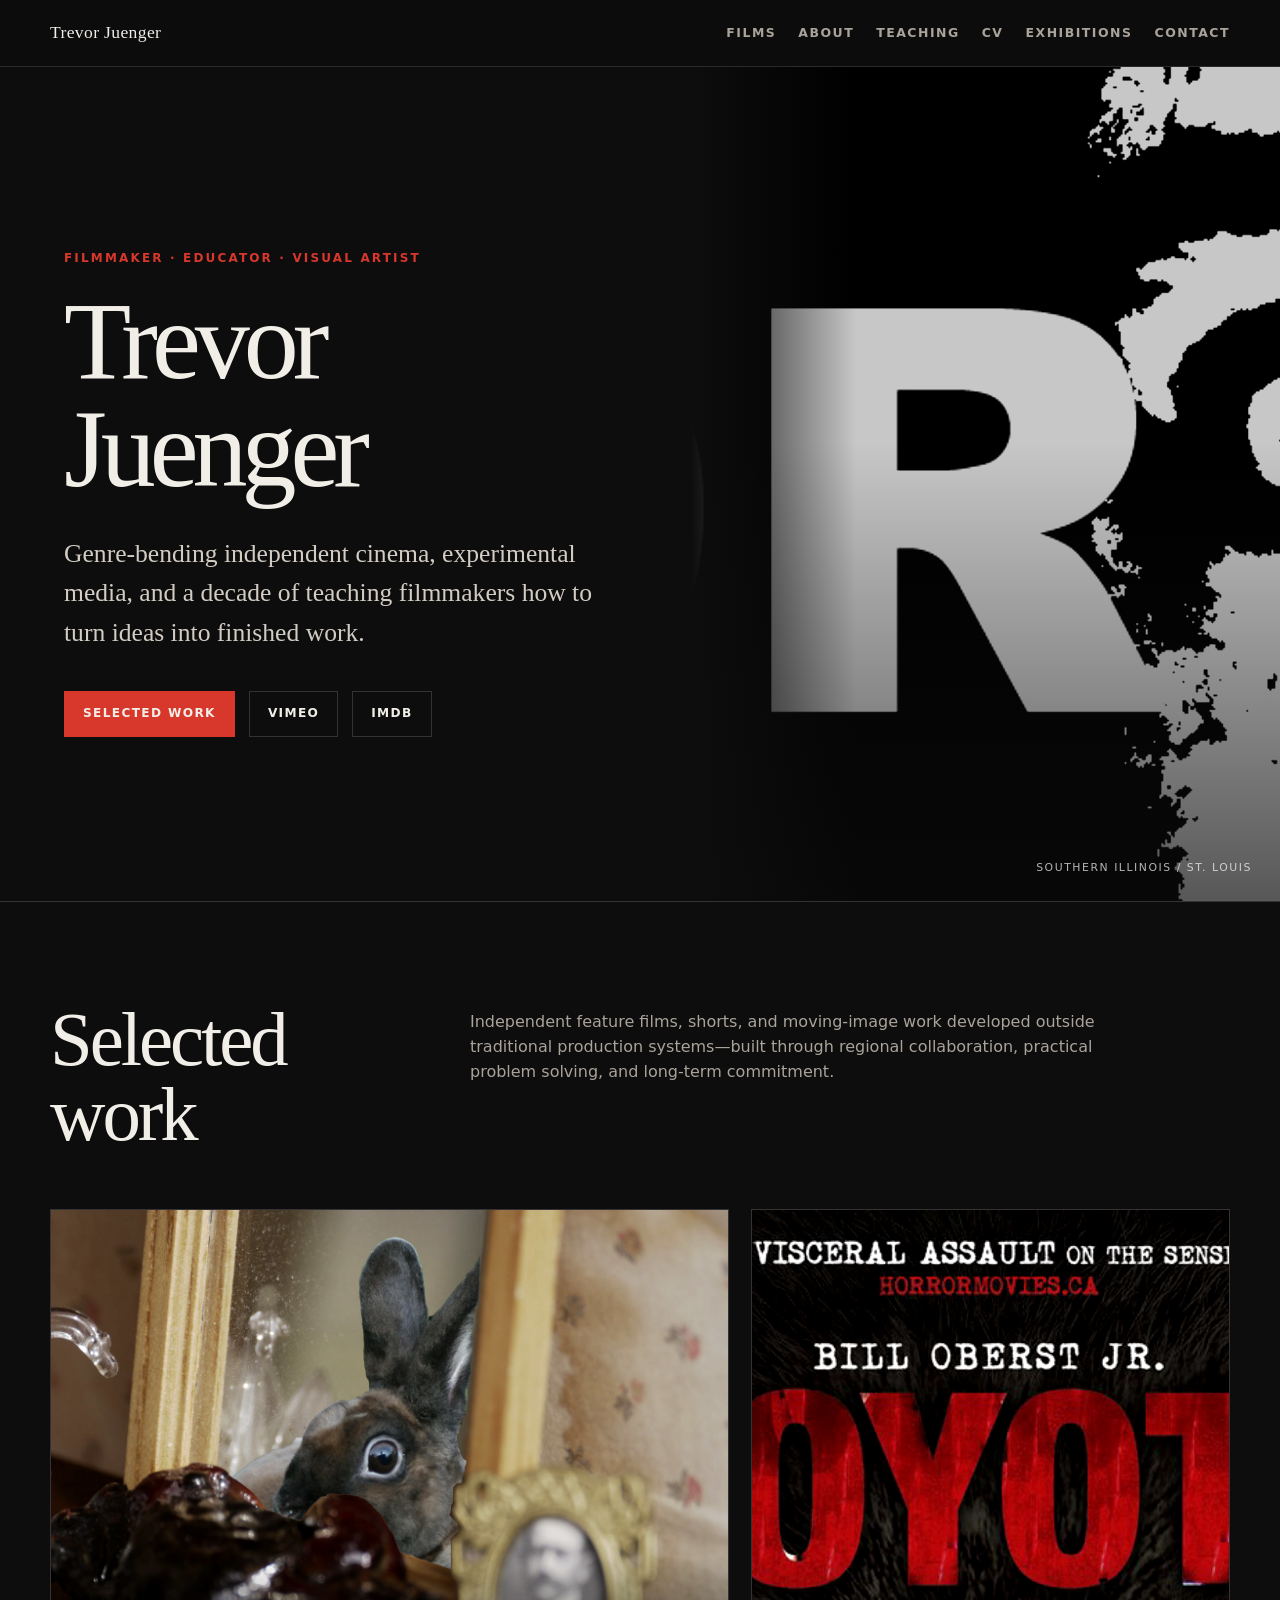
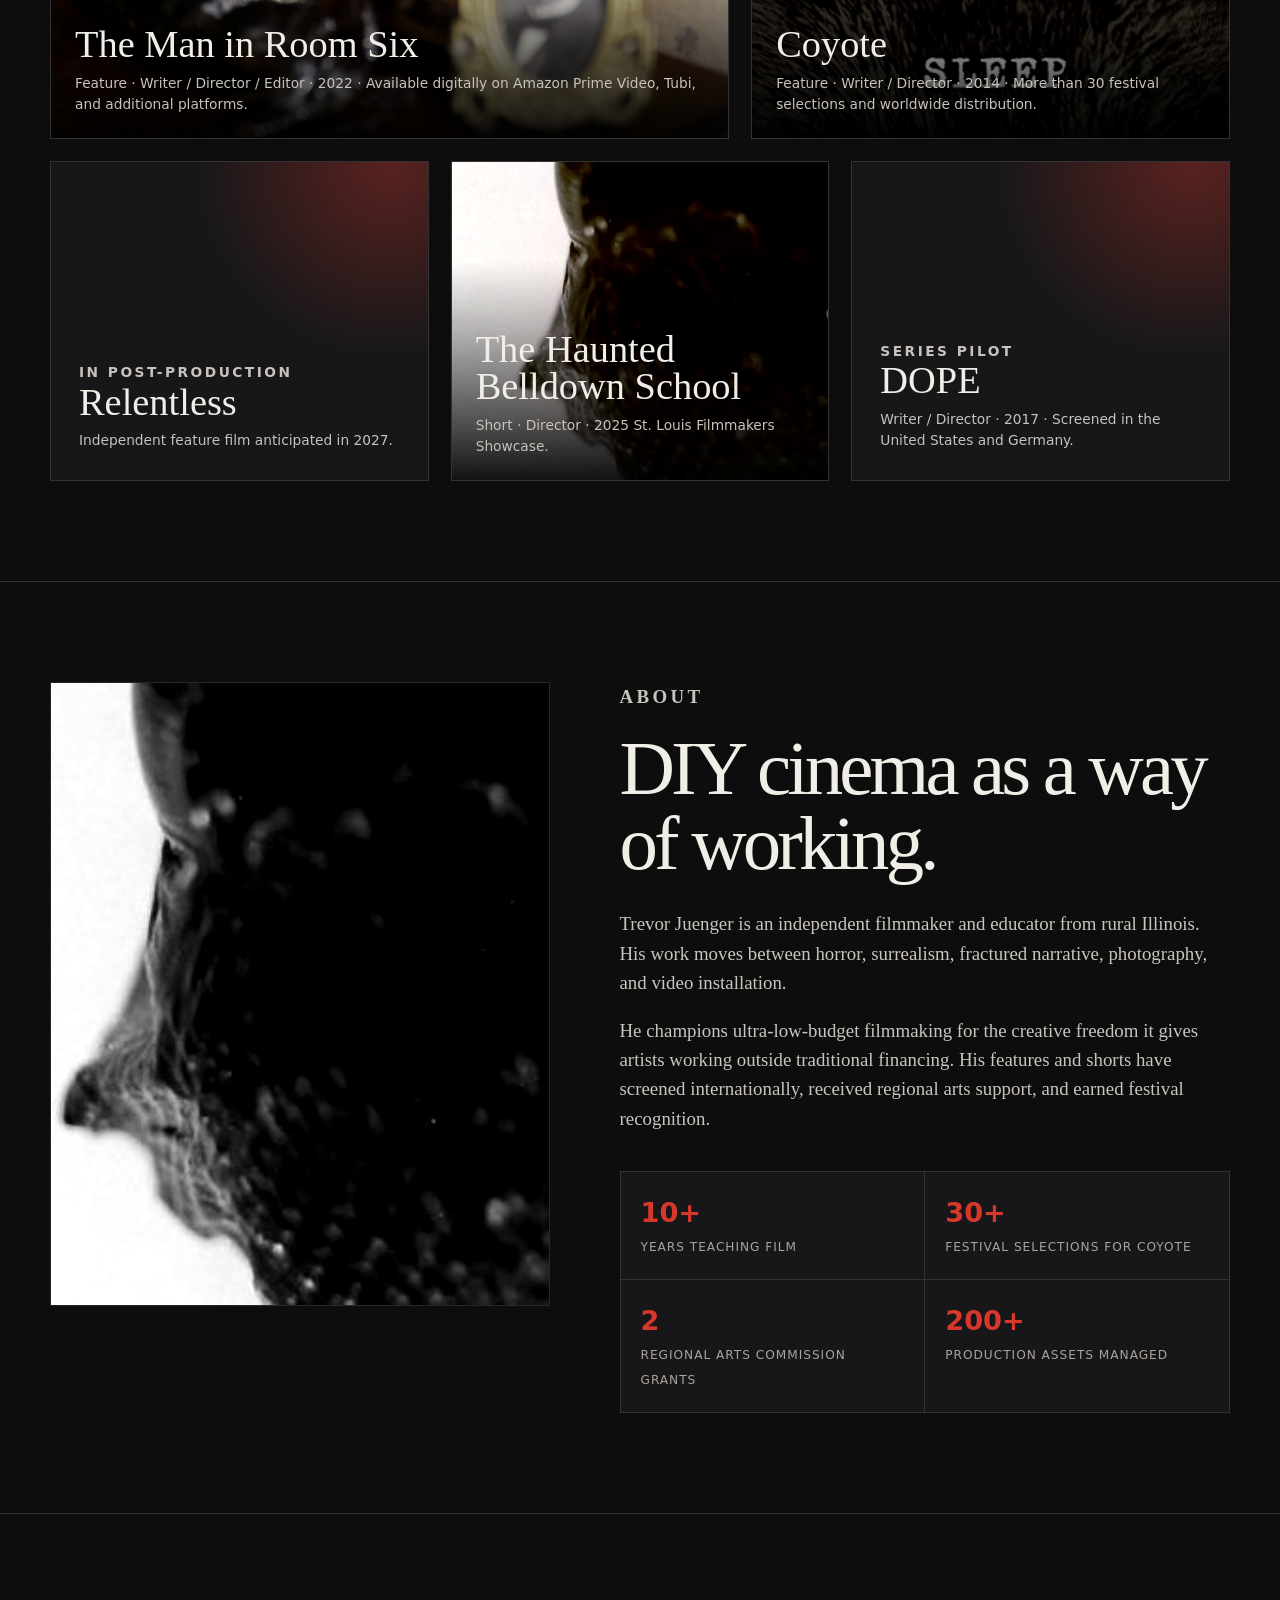
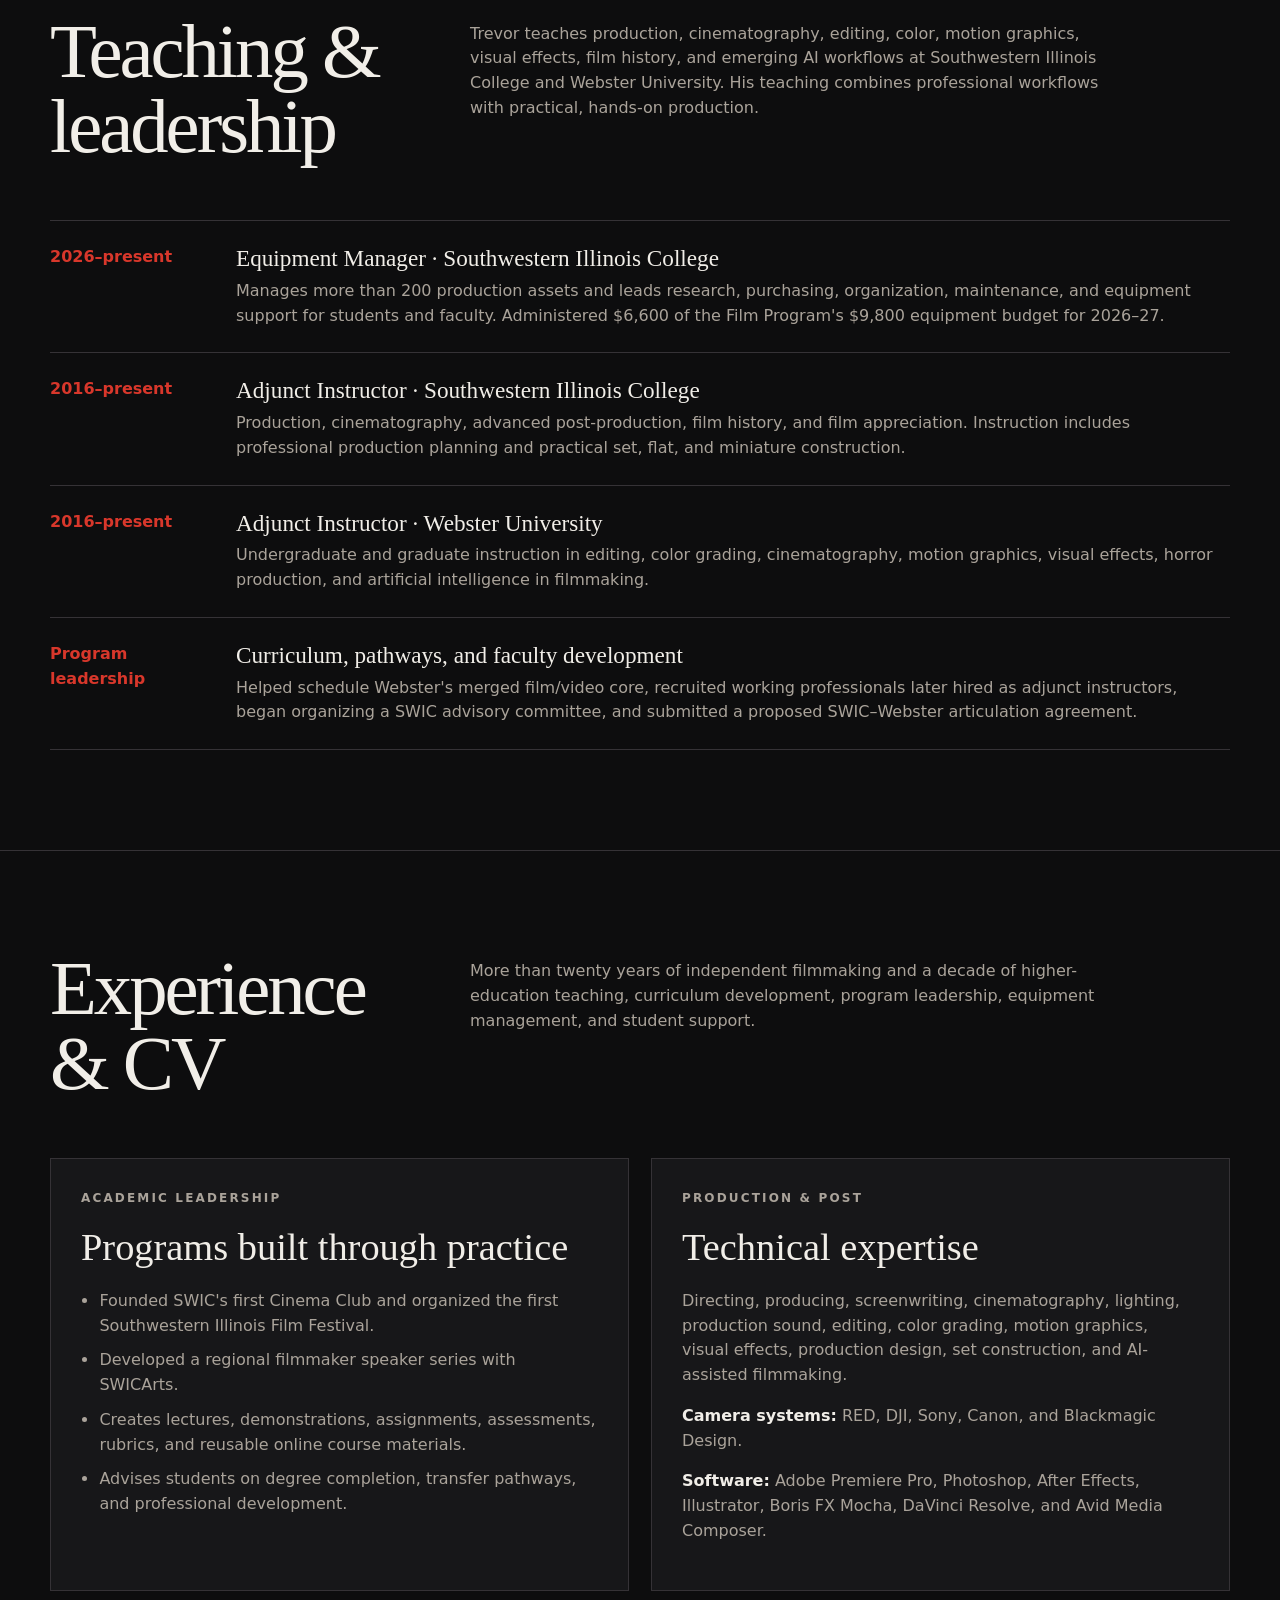
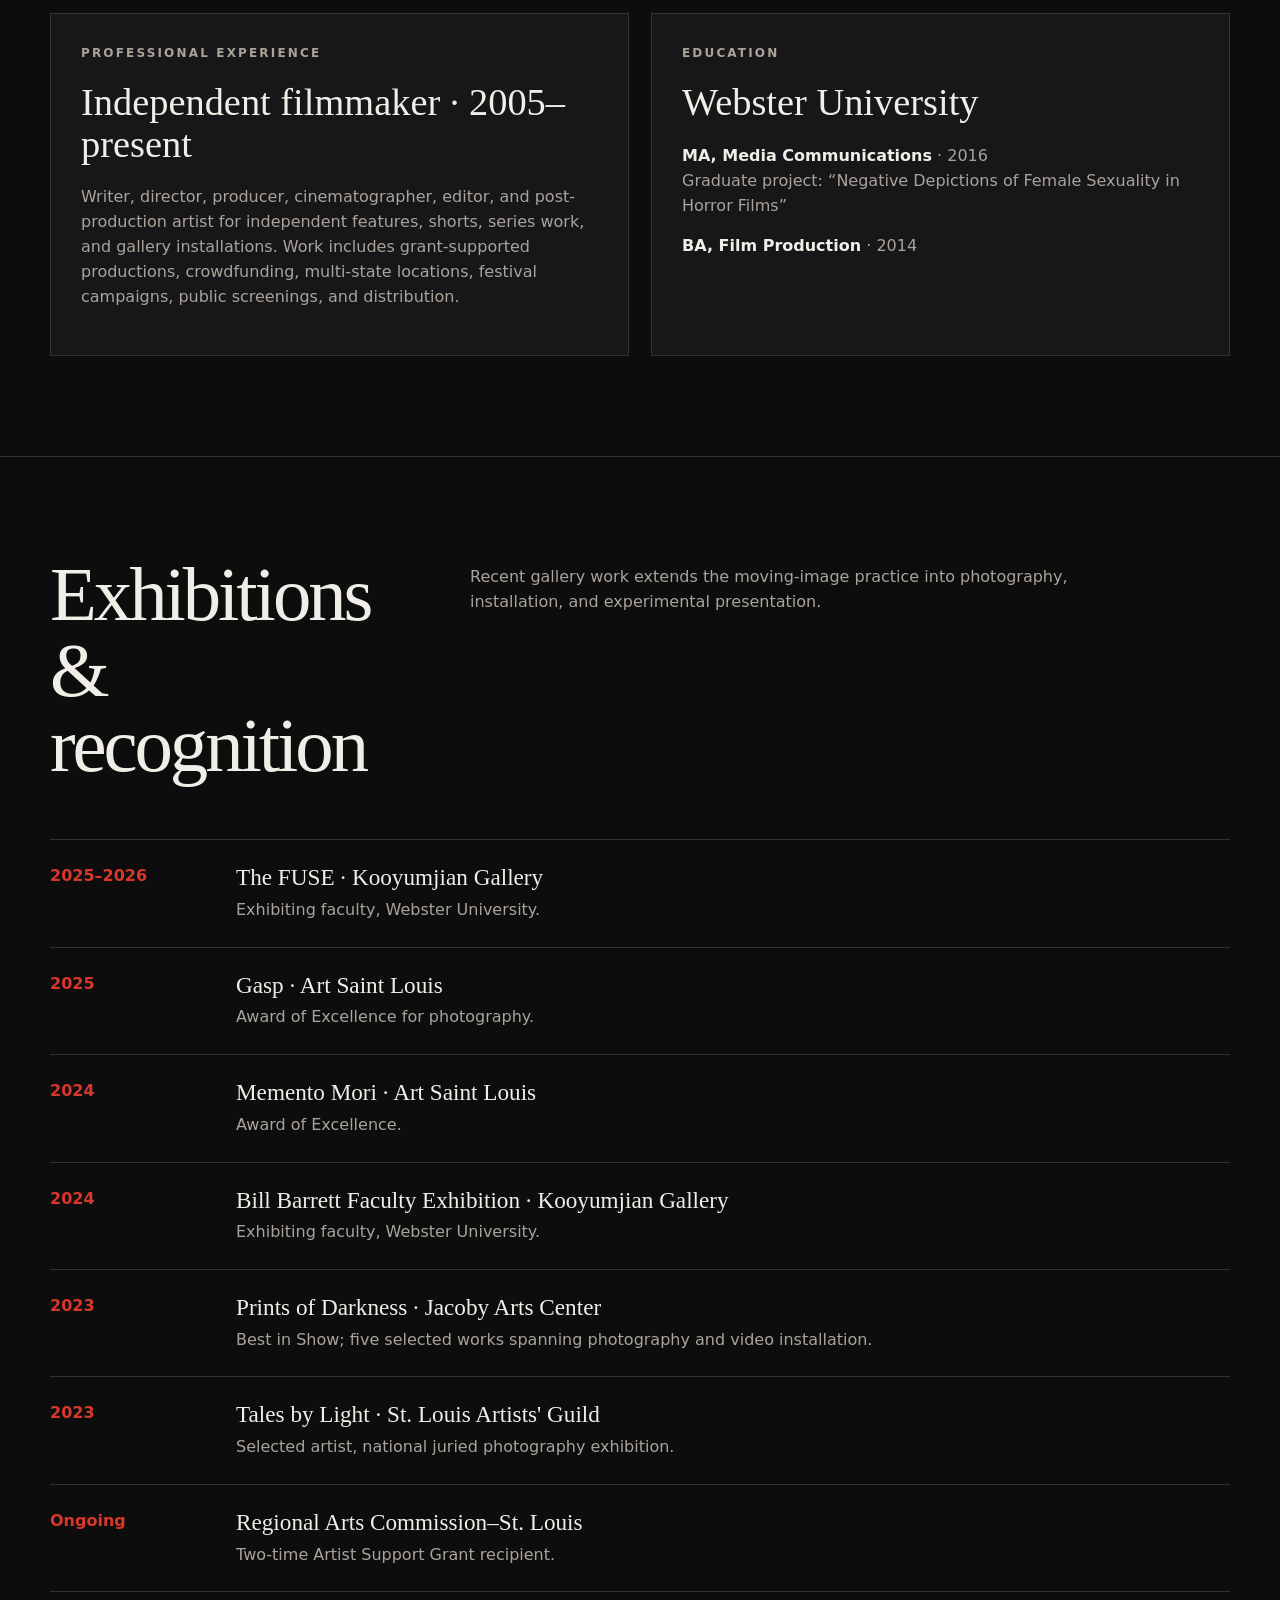
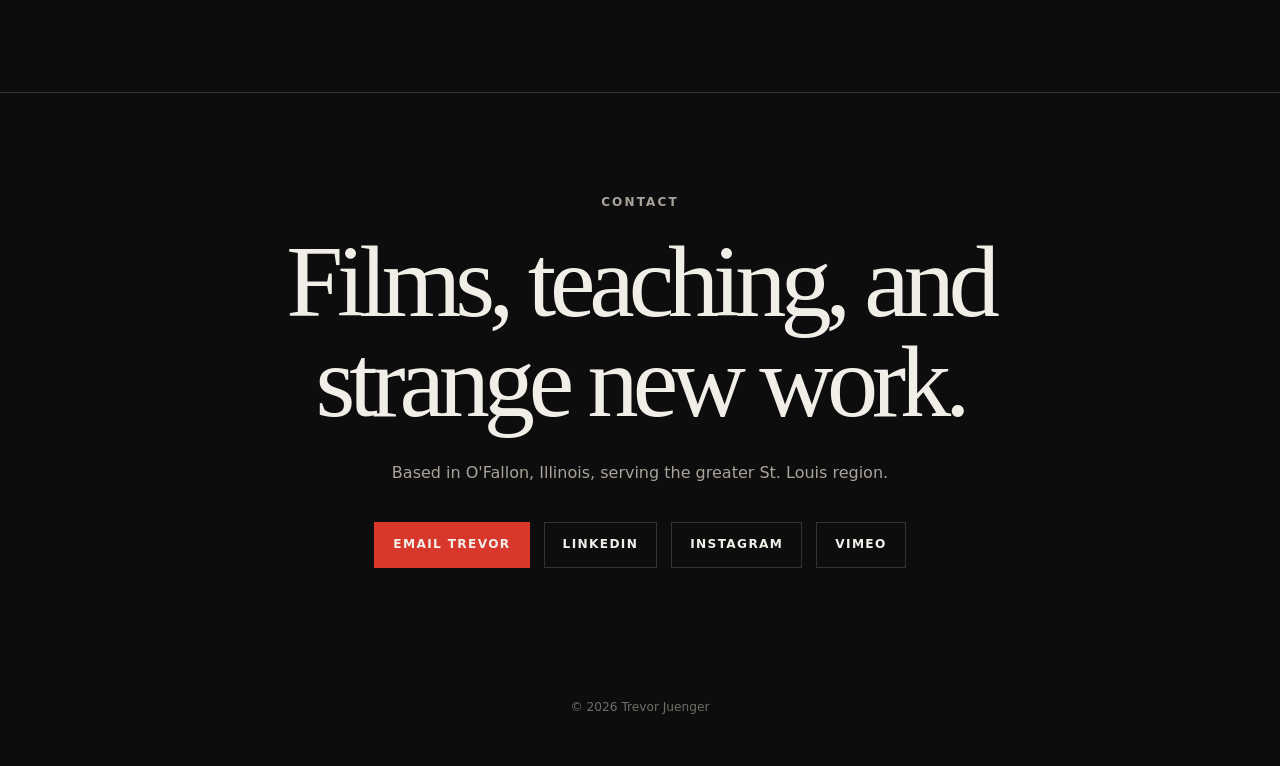
<file: trevorjuenger-site/index.html>
<!doctype html>
<html lang="en">
<head>
  <meta charset="utf-8">
  <meta name="viewport" content="width=device-width, initial-scale=1">
  <meta name="description" content="Trevor Juenger is an independent filmmaker, film educator, and visual artist based in Southern Illinois.">
  <title>Trevor Juenger — Filmmaker & Educator</title>
  <link rel="stylesheet" href="styles.css">
</head>
<body>
  <header class="topbar">
    <div class="shell">
      <a class="brand" href="#top">Trevor Juenger</a>
      <nav class="nav" aria-label="Primary navigation">
        <a href="#films">Films</a>
        <a href="#about">About</a>
        <a href="#teaching">Teaching</a>
        <a href="#cv">CV</a>
        <a href="#exhibitions">Exhibitions</a>
        <a href="#contact">Contact</a>
      </nav>
    </div>
  </header>

  <main id="top">
    <div class="hero">
      <div class="hero-copy">
        <p class="eyebrow">Filmmaker · Educator · Visual Artist</p>
        <h1>Trevor<br>Juenger</h1>
        <p class="lede">Genre-bending independent cinema, experimental media, and a decade of teaching filmmakers how to turn ideas into finished work.</p>
        <div class="hero-links">
          <a class="button primary" href="#films">Selected work</a>
          <a class="button" href="https://vimeo.com/juenger" rel="me">Vimeo</a>
          <a class="button" href="https://www.imdb.com/name/nm2869610">IMDb</a>
        </div>
      </div>
      <div class="hero-art">
        <img src="images/eye.jpg" alt="High-contrast eye artwork">
        <span>Southern Illinois / St. Louis</span>
      </div>
    </div>

    <section id="films">
      <div class="shell">
        <div class="section-head">
          <h2>Selected work</h2>
          <p>Independent feature films, shorts, and moving-image work developed outside traditional production systems—built through regional collaboration, practical problem solving, and long-term commitment.</p>
        </div>
        <div class="film-grid">
          <article class="film">
            <img src="images/rabbit.jpg" alt="Surreal rabbit image from The Man in Room Six">
            <div class="caption"><h3>The Man in Room Six</h3><p>Feature · Writer / Director / Editor · 2022 · Available digitally on Amazon Prime Video, Tubi, and additional platforms.</p></div>
          </article>
          <article class="film">
            <img src="images/coyote.jpg" alt="Coyote film artwork">
            <div class="caption"><h3>Coyote</h3><p>Feature · Writer / Director · 2014 · More than 30 festival selections and worldwide distribution.</p></div>
          </article>
          <article class="film text-card"><p class="eyebrow">In post-production</p><h3>Relentless</h3><p>Independent feature film anticipated in 2027.</p></article>
          <article class="film">
            <img src="images/profile-detail.jpg" alt="Abstract profile image">
            <div class="caption"><h3>The Haunted Belldown School</h3><p>Short · Director · 2025 St. Louis Filmmakers Showcase.</p></div>
          </article>
          <article class="film text-card"><p class="eyebrow">Series pilot</p><h3>DOPE</h3><p>Writer / Director · 2017 · Screened in the United States and Germany.</p></article>
        </div>
      </div>
    </section>

    <section id="about">
      <div class="shell split">
        <img class="portrait" src="images/profile-detail.jpg" alt="Abstract profile artwork">
        <div class="prose">
          <p class="eyebrow">About</p>
          <h2>DIY cinema as a way of working.</h2>
          <p>Trevor Juenger is an independent filmmaker and educator from rural Illinois. His work moves between horror, surrealism, fractured narrative, photography, and video installation.</p>
          <p>He champions ultra-low-budget filmmaking for the creative freedom it gives artists working outside traditional financing. His features and shorts have screened internationally, received regional arts support, and earned festival recognition.</p>
          <div class="facts">
            <div class="fact"><strong>10+</strong><span>Years teaching film</span></div>
            <div class="fact"><strong>30+</strong><span>Festival selections for Coyote</span></div>
            <div class="fact"><strong>2</strong><span>Regional Arts Commission grants</span></div>
            <div class="fact"><strong>200+</strong><span>Production assets managed</span></div>
          </div>
        </div>
      </div>
    </section>

    <section id="teaching">
      <div class="shell">
        <div class="section-head">
          <h2>Teaching & leadership</h2>
          <p>Trevor teaches production, cinematography, editing, color, motion graphics, visual effects, film history, and emerging AI workflows at Southwestern Illinois College and Webster University. His teaching combines professional workflows with practical, hands-on production.</p>
        </div>
        <div class="timeline">
          <article class="entry"><time>2026–present</time><div><h3>Equipment Manager · Southwestern Illinois College</h3><p>Manages more than 200 production assets and leads research, purchasing, organization, maintenance, and equipment support for students and faculty. Administered $6,600 of the Film Program's $9,800 equipment budget for 2026–27.</p></div></article>
          <article class="entry"><time>2016–present</time><div><h3>Adjunct Instructor · Southwestern Illinois College</h3><p>Production, cinematography, advanced post-production, film history, and film appreciation. Instruction includes professional production planning and practical set, flat, and miniature construction.</p></div></article>
          <article class="entry"><time>2016–present</time><div><h3>Adjunct Instructor · Webster University</h3><p>Undergraduate and graduate instruction in editing, color grading, cinematography, motion graphics, visual effects, horror production, and artificial intelligence in filmmaking.</p></div></article>
          <article class="entry"><time>Program leadership</time><div><h3>Curriculum, pathways, and faculty development</h3><p>Helped schedule Webster's merged film/video core, recruited working professionals later hired as adjunct instructors, began organizing a SWIC advisory committee, and submitted a proposed SWIC–Webster articulation agreement.</p></div></article>
        </div>
      </div>
    </section>

    <section id="cv">
      <div class="shell">
        <div class="section-head">
          <h2>Experience & CV</h2>
          <p>More than twenty years of independent filmmaking and a decade of higher-education teaching, curriculum development, program leadership, equipment management, and student support.</p>
        </div>
        <div class="cv-grid">
          <article class="cv-card">
            <p class="eyebrow">Academic leadership</p>
            <h3>Programs built through practice</h3>
            <ul>
              <li>Founded SWIC's first Cinema Club and organized the first Southwestern Illinois Film Festival.</li>
              <li>Developed a regional filmmaker speaker series with SWICArts.</li>
              <li>Creates lectures, demonstrations, assignments, assessments, rubrics, and reusable online course materials.</li>
              <li>Advises students on degree completion, transfer pathways, and professional development.</li>
            </ul>
          </article>
          <article class="cv-card">
            <p class="eyebrow">Production & post</p>
            <h3>Technical expertise</h3>
            <p>Directing, producing, screenwriting, cinematography, lighting, production sound, editing, color grading, motion graphics, visual effects, production design, set construction, and AI-assisted filmmaking.</p>
            <p><strong>Camera systems:</strong> RED, DJI, Sony, Canon, and Blackmagic Design.</p>
            <p><strong>Software:</strong> Adobe Premiere Pro, Photoshop, After Effects, Illustrator, Boris FX Mocha, DaVinci Resolve, and Avid Media Composer.</p>
          </article>
          <article class="cv-card">
            <p class="eyebrow">Professional experience</p>
            <h3>Independent filmmaker · 2005–present</h3>
            <p>Writer, director, producer, cinematographer, editor, and post-production artist for independent features, shorts, series work, and gallery installations. Work includes grant-supported productions, crowdfunding, multi-state locations, festival campaigns, public screenings, and distribution.</p>
          </article>
          <article class="cv-card">
            <p class="eyebrow">Education</p>
            <h3>Webster University</h3>
            <p><strong>MA, Media Communications</strong> · 2016<br>Graduate project: “Negative Depictions of Female Sexuality in Horror Films”</p>
            <p><strong>BA, Film Production</strong> · 2014</p>
          </article>
        </div>
      </div>
    </section>

    <section id="exhibitions">
      <div class="shell">
        <div class="section-head">
          <h2>Exhibitions & recognition</h2>
          <p>Recent gallery work extends the moving-image practice into photography, installation, and experimental presentation.</p>
        </div>
        <div class="timeline">
          <article class="entry"><time>2025–2026</time><div><h3>The FUSE · Kooyumjian Gallery</h3><p>Exhibiting faculty, Webster University.</p></div></article>
          <article class="entry"><time>2025</time><div><h3>Gasp · Art Saint Louis</h3><p>Award of Excellence for photography.</p></div></article>
          <article class="entry"><time>2024</time><div><h3>Memento Mori · Art Saint Louis</h3><p>Award of Excellence.</p></div></article>
          <article class="entry"><time>2024</time><div><h3>Bill Barrett Faculty Exhibition · Kooyumjian Gallery</h3><p>Exhibiting faculty, Webster University.</p></div></article>
          <article class="entry"><time>2023</time><div><h3>Prints of Darkness · Jacoby Arts Center</h3><p>Best in Show; five selected works spanning photography and video installation.</p></div></article>
          <article class="entry"><time>2023</time><div><h3>Tales by Light · St. Louis Artists' Guild</h3><p>Selected artist, national juried photography exhibition.</p></div></article>
          <article class="entry"><time>Ongoing</time><div><h3>Regional Arts Commission–St. Louis</h3><p>Two-time Artist Support Grant recipient.</p></div></article>
        </div>
      </div>
    </section>

    <section id="contact" class="contact">
      <div class="shell">
        <p class="eyebrow">Contact</p>
        <h2>Films, teaching, and strange new work.</h2>
        <p>Based in O'Fallon, Illinois, serving the greater St. Louis region.</p>
        <div class="contact-links">
          <a class="button primary" href="mailto:trevor.juenger@gmail.com">Email Trevor</a>
          <a class="button" href="https://www.linkedin.com/in/trevor-juenger-9871a957/">LinkedIn</a>
          <a class="button" href="https://www.instagram.com/trevorjuenger/">Instagram</a>
          <a class="button" href="https://vimeo.com/juenger">Vimeo</a>
        </div>
      </div>
    </section>
  </main>

  <footer>© 2026 Trevor Juenger</footer>
</body>
</html>
</file>
<file: trevorjuenger-site/styles.css>
:root {
  --ink: #f1eee8;
  --muted: #aaa39a;
  --paper: #0d0d0e;
  --panel: #171719;
  --red: #d8372b;
  --line: #353236;
  --serif: Georgia, "Times New Roman", serif;
  --sans: Inter, ui-sans-serif, system-ui, -apple-system, BlinkMacSystemFont, "Segoe UI", sans-serif;
}

* { box-sizing: border-box; }
html { scroll-behavior: smooth; }
body { margin: 0; color: var(--ink); background: var(--paper); font-family: var(--sans); line-height: 1.55; }
a { color: inherit; }
img { display: block; width: 100%; }

.shell { width: min(1180px, calc(100% - 40px)); margin: 0 auto; }
.topbar { position: sticky; top: 0; z-index: 10; border-bottom: 1px solid rgba(255,255,255,.12); background: rgba(13,13,14,.9); backdrop-filter: blur(14px); }
.topbar .shell { min-height: 66px; display: flex; align-items: center; justify-content: space-between; gap: 24px; }
.brand { font-family: var(--serif); font-size: 1.1rem; text-decoration: none; letter-spacing: .02em; }
.nav { display: flex; gap: 22px; flex-wrap: wrap; }
.nav a { color: var(--muted); font-size: .78rem; font-weight: 700; letter-spacing: .12em; text-decoration: none; text-transform: uppercase; }
.nav a:hover { color: var(--ink); }

.hero { min-height: calc(100vh - 66px); display: grid; grid-template-columns: 1.08fr .92fr; align-items: stretch; }
.hero-copy { padding: 11vh max(5vw, 40px) 9vh max(5vw, 40px); display: flex; flex-direction: column; justify-content: center; }
.eyebrow { margin: 0 0 20px; color: var(--red); font-size: .75rem; font-weight: 800; letter-spacing: .18em; text-transform: uppercase; }
h1, h2, h3 { font-family: var(--serif); font-weight: 500; line-height: .98; }
h1 { margin: 0; font-size: clamp(4rem, 8.6vw, 8.6rem); letter-spacing: -.055em; }
.lede { max-width: 700px; margin: 30px 0 0; color: #d2ccc3; font-family: var(--serif); font-size: clamp(1.2rem, 2vw, 1.8rem); }
.hero-links { display: flex; gap: 14px; flex-wrap: wrap; margin-top: 38px; }
.button { display: inline-flex; align-items: center; min-height: 46px; padding: 0 18px; border: 1px solid var(--line); text-decoration: none; font-size: .76rem; font-weight: 800; letter-spacing: .11em; text-transform: uppercase; }
.button.primary { border-color: var(--red); background: var(--red); }
.button:hover { transform: translateY(-1px); }
.hero-art { position: relative; min-height: 520px; overflow: hidden; background: #000; }
.hero-art img { height: 100%; object-fit: cover; filter: grayscale(1) contrast(1.3); opacity: .78; }
.hero-art::after { content: ""; position: absolute; inset: 0; background: linear-gradient(90deg, var(--paper), transparent 28%), linear-gradient(0deg, rgba(13,13,14,.6), transparent 55%); }
.hero-art span { position: absolute; z-index: 2; right: 28px; bottom: 24px; color: rgba(255,255,255,.7); font-size: .68rem; letter-spacing: .14em; text-transform: uppercase; }

section { padding: 100px 0; border-top: 1px solid var(--line); }
.section-head { display: grid; grid-template-columns: 1fr 2fr; gap: 40px; margin-bottom: 56px; }
.section-head h2 { margin: 0; font-size: clamp(2.8rem, 6vw, 5.8rem); letter-spacing: -.04em; }
.section-head p { max-width: 640px; margin: 8px 0 0; color: var(--muted); }

.film-grid { display: grid; grid-template-columns: repeat(12, 1fr); gap: 22px; }
.film { min-height: 320px; position: relative; overflow: hidden; border: 1px solid var(--line); background: var(--panel); }
.film:first-child { grid-column: span 7; min-height: 530px; }
.film:nth-child(2) { grid-column: span 5; min-height: 530px; }
.film:nth-child(n+3) { grid-column: span 4; }
.film img { height: 100%; object-fit: cover; filter: grayscale(.3) contrast(1.12); transition: transform .5s ease, filter .5s ease; }
.film:hover img { transform: scale(1.025); filter: grayscale(0); }
.film .caption { position: absolute; inset: auto 0 0; padding: 70px 24px 22px; background: linear-gradient(transparent, rgba(0,0,0,.93)); }
.film h3 { margin: 0; font-size: clamp(1.8rem, 3vw, 3rem); }
.film p { margin: 9px 0 0; color: #c7c2bb; font-size: .86rem; }
.film.text-card { padding: 28px; display: flex; flex-direction: column; justify-content: flex-end; }
.film.text-card::before { content: ""; position: absolute; inset: 0; background: radial-gradient(circle at 90% 0%, rgba(216,55,43,.34), transparent 42%); }
.film.text-card > * { position: relative; }

.split { display: grid; grid-template-columns: .9fr 1.1fr; gap: 70px; align-items: start; }
.portrait { aspect-ratio: 4 / 5; object-fit: cover; filter: grayscale(1) contrast(1.15); border: 1px solid var(--line); }
.prose h2 { margin: 0 0 28px; font-size: clamp(3rem, 6vw, 6rem); letter-spacing: -.05em; }
.prose p { color: #c9c4bc; font-family: var(--serif); font-size: 1.18rem; }
.facts { display: grid; grid-template-columns: repeat(2, 1fr); gap: 1px; margin-top: 38px; background: var(--line); border: 1px solid var(--line); }
.fact { padding: 20px; background: var(--panel); }
.fact strong { display: block; color: var(--red); font-size: 1.7rem; }
.fact span { color: var(--muted); font-size: .76rem; letter-spacing: .08em; text-transform: uppercase; }

.timeline { border-top: 1px solid var(--line); }
.entry { display: grid; grid-template-columns: 160px 1fr; gap: 26px; padding: 24px 0; border-bottom: 1px solid var(--line); }
.entry time { color: var(--red); font-weight: 800; }
.entry h3 { margin: 0 0 7px; font-size: 1.45rem; line-height: 1.15; }
.entry p { margin: 0; color: var(--muted); }

.cv-grid { display: grid; grid-template-columns: repeat(2, 1fr); gap: 22px; }
.cv-card { min-height: 310px; padding: 30px; border: 1px solid var(--line); background: var(--panel); }
.cv-card h3 { margin: 0 0 20px; font-size: clamp(1.8rem, 3vw, 3rem); line-height: 1.08; }
.cv-card p, .cv-card li { color: var(--muted); }
.cv-card strong { color: var(--ink); }
.cv-card ul { margin: 0; padding-left: 1.15rem; }
.cv-card li + li { margin-top: 10px; }

.contact { text-align: center; }
.contact h2 { margin: 0 auto 28px; max-width: 900px; font-size: clamp(3.2rem, 8vw, 8rem); letter-spacing: -.06em; }
.contact p { color: var(--muted); }
.contact-links { margin-top: 36px; display: flex; justify-content: center; gap: 14px; flex-wrap: wrap; }
footer { padding: 30px 0 50px; color: #716c66; font-size: .76rem; text-align: center; }

@media (max-width: 800px) {
  .shell { width: min(100% - 28px, 1180px); }
  .topbar .shell { align-items: flex-start; padding: 17px 0; flex-direction: column; gap: 12px; }
  .nav { gap: 14px; }
  .hero { grid-template-columns: 1fr; }
  .hero-copy { padding: 72px 24px 50px; }
  .hero-art { min-height: 55vh; }
  .section-head, .split { grid-template-columns: 1fr; }
  .film:first-child, .film:nth-child(2), .film:nth-child(n+3) { grid-column: span 12; min-height: 380px; }
  .entry { grid-template-columns: 1fr; gap: 8px; }
  .cv-grid { grid-template-columns: 1fr; }
  section { padding: 72px 0; }
}
</file>
